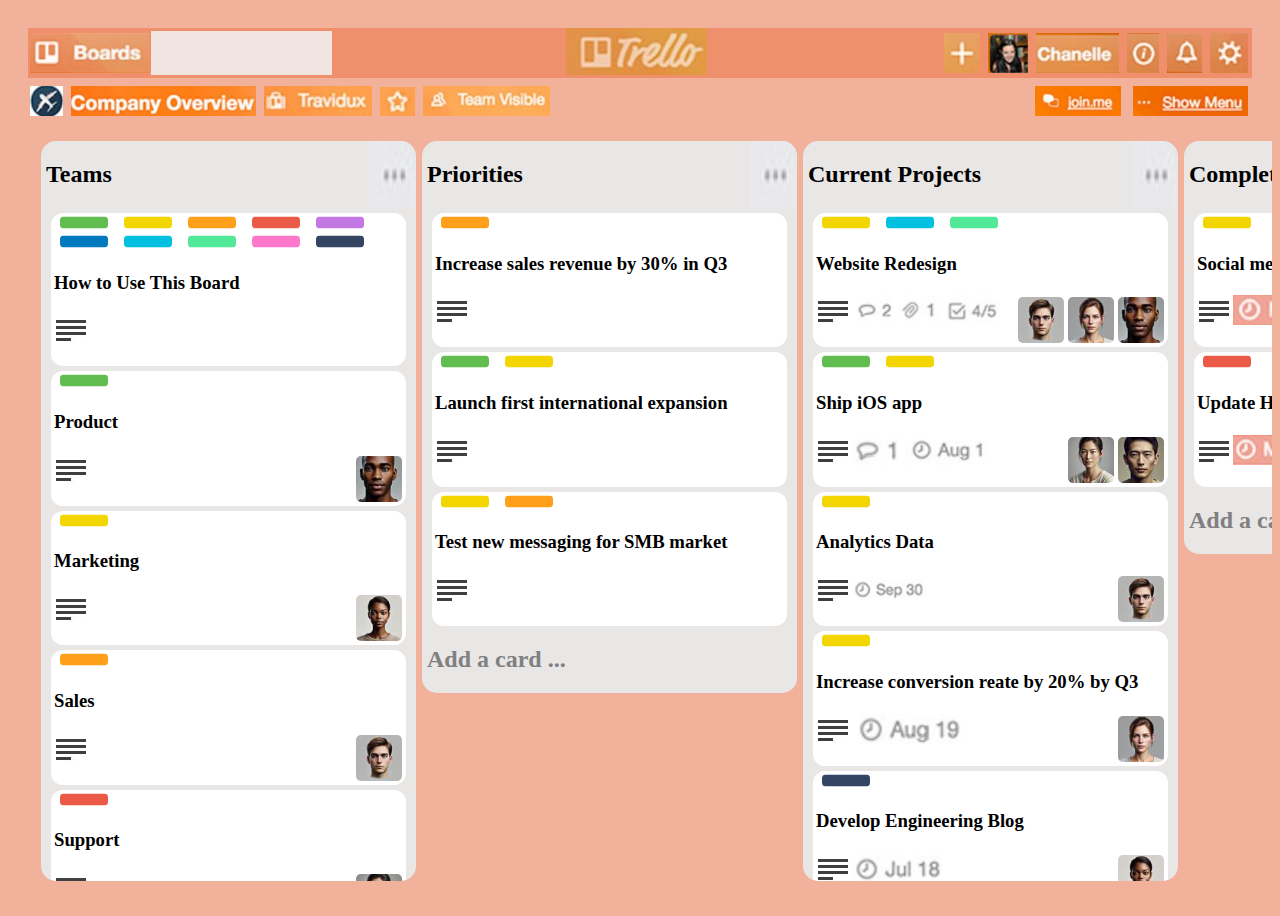
<file: index.html>
<!DOCTYPE html>

<head lang="en">
    <meta charset="UTF-8" />
    <meta name="viewport" content="width=device-width, initial-scale=1.0" />
    <title>My Project Trello Clone HTML/CSS</title>
    <link rel="stylesheet" type="text/css" href="styles.css">
</head>

  <body>
    <div class="wrapper">
    <header>
      <nav>
        <div class="navbar1">
            
                <span class="navbar1Left">
                      <img src="./images/new_boards.jpg" alt="Boards PNG immage">
                      <input type="search" id="site-search" name="q" class="navbar1LeftSearch"/>

                </span>
            
            
                <span>
                      <img src="./images/New_logo.jpg" alt="Trello Logo Jpeg">
                </span>   

                <span class="navbar1Right">

                      <img src="./images/new_plus.jpg" alt="White Plus Icon">
                      <img src="./images/new_person.jpg" alt="Person 2 JPG">
                      <img src="./images/new_name.jpg" alt="White Plus Icon">
                      <img src="./images/new_information_icon.jpg" alt="Person 2 JPG">
                      <img src="./images/new_bell.jpg" alt="White Plus Icon">
                      <img src="./images/new_gear.jpg" alt="Person 2 JPG">
                </span>    
         </div>

      </nav>

      <nav>      
              <div class="navbar2">
                  <div class="navbar2Left">
                      <img src="./images/new_logo_2bar.jpg" alt="Logo Icon">
                      <img src="./images/new_company_logo_bar2.jpg" alt="Company logo icon">
                      <img src="./images/New_Traveidux_bar2.jpg" alt="Travel ">
                      <img src="./images/new_star_bar2.jpg" alt="Star Icon">
                      <img src="./images/new_teamvisible_bar2.jpg" alt="Team Members Icon">

                  </div>       
            
                  <div class="navbar2Right">                   
                    <img src="./images/new_joinme_bar2.jpg" alt="Join Me Icon">
                    <img src="./images/new_showmenu_bar2.jpg" alt="Team Members Icon">
                  </div>
                </div>
      </nav>


    </header>


    <main>
      <!--First Section Starts-->
      <section>
        <div class="section-content">

        <div class="cardSectionHeader">          
          <h2>Teams</h2>
          <img src="./images/three_dot_icon.jpg" alt="Three Dot Icon">
        </div>

<!--CARD 1 Start-->
        <div class="card">

          <div class="Top">
            <img src="./images/Green_Tag.jpg" alt="Green Tag">
            <img src="./images/Yellow_Tag.jpg" alt="Yellow Tag">
            <img src="./images/Orange_Tag.jpg" alt="Orange Tag">  
            <img src="./images/Red_Tag.jpg" alt="Red Tag"> 
            <img src="./images/Purple_Tag.jpg" alt="Purple Tag">  
            <img src="./images/Blue_Tag.jpg" alt="Blue Tag">
            <img src="./images/Light_Blue_Tag.jpg" alt="Light Blue Tag">
            <img src="./images/Light_Green_Tag.jpg" alt="Light Green Tag">
            <img src="./images/Pink_Tag.jpg" alt="Pink Tag">
            <img src="./images/Dark_Blue_Tag.jpg" alt="Dark Blue Tag">  
         
          </div>

          <div class="cardMiddle">
            <h3>How to Use This Board</h3>
          </div>

          <div class='cardBottom'>

            <div class="cardBottomLeft">
            <img src="./images/4_lines_icon.jpg" alt="4 line menu bar">  
            </div>  

            <div class="cardBottomRight">
             
            </div>  


          </div>

        </div>
<!--CARD 1 END-->

<!---CARD 2 START-->
        <div class="card">

          <div class="Top">
            <img src="./images/Green_Tag.jpg" alt="Green Tag">
            
          </div>

          <div class="cardMiddle">
            <h3>Product</h3>
          </div>

          <div class='cardBottom'>

            <div class="cardBottomLeft">
            <img src="./images/4_lines_icon.jpg" alt="4 line menu bar">  
            </div>

            <div class="cardBottomRight">
            <img src="./images/Person_5.jpg" alt="Picture of Person 1"> 
            </div> 

          </div>

        </div>
<!--CARD 2 END-->

<!--CARD 3 START-->
        <div class="card">

          <div class="Top">
            <img src="./images/Yellow_Tag.jpg" alt="Green Tag">
            
          </div>

          <div class="cardMiddle">
            <h3>Marketing</h3>
          </div>

          <div class="cardBottom">

            <div class="cardBottomLeft">
              <img src="./images/4_lines_icon.jpg" alt="4 line menu bar">  
              </div>
  
              <div class="cardBottomRight">
              <img src="./images/Person_3.jpg" alt="Picture of Person 1"> 
              </div> 

          </div>

        </div>

<!--CARD 3 END-->

<!--CARD 4 START-->
<div class="card">

  <div class="Top">
    <img src="./images/Orange_Tag.jpg" alt="Green Tag">
    
  </div>

  <div class="cardMiddle"">
    <h3>Sales</h3>
  </div>

  <div class="cardBottom">

    <div class="cardBottomLeft">
      <img src="./images/4_lines_icon.jpg" alt="4 line menu bar">  
      </div>

      <div class="cardBottomRight">
      <img src="./images/Person_1.jpg" alt="Picture of Person 1"> 
      </div> 

  </div>

</div>

<!--CARD 4 END -->

<!--CARD 5 START-->
<div class="card">

  <div class="Top">
    <img src="./images/Red_Tag.jpg" alt="Green Tag">
    
  </div>

  <div class="cardMiddle"">
    <h3>Support</h3>
  </div>

  <div class="cardBottom">

    <div class="cardBottomLeft">
      <img src="./images/4_lines_icon.jpg" alt="4 line menu bar">  
      </div>

      <div class="cardBottomRight">
      <img src="./images/Person_6.jpg" alt="Picture of Person 1"> 
      </div> 
  </div>

</div>

<!--CARD 5 END -->

<!--CARD 6 START-->
<div class="card">

  <div class="Top">
    <img src="./images/Purple_Tag.jpg" alt="Green Tag">
    
  </div>

  <div class="cardMiddle"">
    <h3>People</h3>
  </div>

  <div class="cardBottom">

    <div class="cardBottomLeft">
      <img src="./images/4_lines_icon.jpg" alt="4 line menu bar">  
      </div>

      <div class="cardBottomRight">
      <img src="./images/Person_4.jpg" alt="Picture of Person 1"> 
    </div> 

  </div>

</div>

<!--CARD 6 END -->

<!--CARD 7 START-->
<div class="card">

  <div class="Top">
    <img src="./images/Blue_Tag.jpg" alt="Green Tag">
    
  </div>

  <div class="cardMiddle"">
    <h3>IT</h3>
  </div>

  <div class="cardBottom">

    <div class="cardBottomLeft">
      <img src="./images/4_lines_icon.jpg" alt="4 line menu bar">  
      </div>

      <div class="cardBottomRight">
      <img src="./images/Person_2.jpg" alt="Picture of Person 1"> 
      </div> 
  </div>

</div>

<!--CARD 7 END -->
    <h2 class="addCard">Add a card ...</h2>
        </div>
      </section>

      <!--Section 2 Starts-->
      <section>

        <div class="cardSectionHeader">          
          <h2>Priorities</h2>
          <img src="./images/three_dot_icon.jpg" alt="Three Dot Icon">
        </div>
      
<!--CARD 1 Start-->
<div class="card">

  <div class="Top">

    <img src="./images/Orange_Tag.jpg" alt="Orange Tag">  
 
 
  </div>

  <div class="cardMiddle">
    <h3>Increase sales revenue by 30% in Q3</h3>
  </div>

  <div class="cardBottom">

    <div class="cardBottomLeft">
      <img src="./images/4_lines_icon.jpg" alt="4 line menu bar">  
    </div>

    <div class="cardBottomRight">
 
    </div>


  </div>

</div>
<!--CARD 1 END-->

<!---CARD 2 START-->
<div class="card">

  <div class="Top">
    <img src="./images/Green_Tag.jpg" alt="Green Tag">
    <img src="./images/Yellow_Tag.jpg" alt="Yellow Tag">
    
  </div>

  <div class="cardMiddle">
    <h3>Launch first international expansion</h3>
  </div>

  <div class='cardBottom'>

    <div class="cardBottomLeft">
      <img src="./images/4_lines_icon.jpg" alt="4 line menu bar">  
    </div>

    <div class="cardBottomRight">
 
    </div>



  </div>

</div>
<!--CARD 2 END-->

<!--CARD 3 START-->
<div class="card">

  <div class="Top">
    <img src="./images/Yellow_Tag.jpg" alt="Green Tag">
    <img src="./images/Orange_Tag.jpg" alt="Orange Tag">  
    
  </div>

  <div class="cardMiddle">
    <h3>Test new messaging for SMB market</h3>
  </div>

  <div class="cardBottom"">

    <div class="cardBottomLeft">
    <img src="./images/4_lines_icon.jpg" alt="4 line menu bar">  
    </div>

    <div class="cardBottomRight">

    </div>  

  </div>

</div>

<!--CARD 3 END-->
    <h2 class="addCard">Add a card ...</h2>

      </section>

      <!--Section 3 starts-->
      <section>

        <div class="cardSectionHeader">          
          <h2>Current Projects</h2>
          <img src="./images/three_dot_icon.jpg" alt="Three Dot Icon">
        </div>
      
<!--CARD 1 Start-->
        <div class="card">

          <div class="Top">
            <img src="./images/Yellow_Tag.jpg" alt="Yellow Tag">
            <img src="./images/Light_Blue_Tag.jpg" alt="Light Blue Tag">
            <img src="./images/Light_Green_Tag.jpg" alt="Light Green Tag">

         
          </div>

          <div class="cardMiddle">
            <h3>Website Redesign</h3>
          </div>

          <div class='cardBottom'>

            <div class="cardBottomLeft">
                <img src="./images/4_lines_icon.jpg" alt="4 line menu bar"> 
                <img src="./images/two_msg_icon.jpg" alt="Message Icon">  
                <img src="./images/attaachment_icon.png" alt="Status Icon">  
                <img src="./images/status_icon.jpg" alt="Status Icon">     
            </div>

            <div class="cardBottomRight">             
                <img src="./images/Person_1.jpg" alt="Picture of Person 1">   
                <img src="./images/Person_2.jpg" alt="Picture of Person 2">  
                <img src="./images/Person_5.jpg" alt="Picture of Person 1">   
            </div>

          </div>

       </div>
<!--CARD 1 END-->

<!---CARD 2 START-->
        <div class="card">

          <div class="Top">
            <img src="./images/Green_Tag.jpg" alt="Green Tag">
            <img src="./images/Yellow_Tag.jpg" alt="Yellow Tag">
            
          </div>

          <div class="cardMiddle">
            <h3>Ship iOS app</h3>
          </div>

          <div class='cardBottom'>

            <div class="cardBottomLeft">
            <img src="./images/4_lines_icon.jpg" alt="4 line menu bar">
            <img src="./images/message_2.jpg" alt="Message Icon"> 
            <img src="./images/duedate_2.jpg" alt="Picture of Person 2">  
            </div>

            <div class="cardBottomRight">
            <img src="./images/Person_6.jpg" alt="Picture of Person 1"> 
            <img src="./images/Person_4.jpg" alt="Picture of Person 2">  
            </div> 

          </div>

        </div>
<!--CARD 2 END-->

<!--CARD 3 START-->
        <div class="card">

          <div class="Top">
            <img src="./images/Yellow_Tag.jpg" alt="Green Tag">
            
          </div>

          <div class="cardMiddle">
            <h3>Analytics Data</h3>
          </div>

          <div class="cardBottom"">

            <div class="cardBottomLeft">
            <img src="./images/4_lines_icon.jpg" alt="4 line menu bar"> 
            <img src="./images/duedate_3.jpg" alt="Due Date icon">  
            </div>

            <div class="cardBottomRight">
            <img src="./images/Person_1.jpg" alt="Picture of Person 1">  
            </div>

          </div>

        </div>

<!--CARD 2 END-->

<!--CARD 3 START-->
<div class="card">

  <div class="Top">
    <img src="./images/Yellow_Tag.jpg" alt="Green Tag">
    
  </div>

  <div class="cardMiddle"">
    <h3>Increase conversion reate by 20% by Q3</h3>
  </div>

  <div class="cardBottom">

    <div class="cardBottomLeft">
    <img src="./images/4_lines_icon.jpg" alt="4 line menu bar">  
    <img src="./images/duedate_4.jpg" alt="4 line menu bar"> 
    </div>

    <div class="cardBottomRight">
    <img src="./images/Person_2.jpg" alt="Picture of Person 1"> 
    </div> 

  </div>

</div>

<!--CARD 4 END -->

<!--CARD 5 START-->
<div class="card">

  <div class="Top">
    <img src="./images/Dark_Blue_Tag.jpg" alt="Dark Blue Tag Tag">
    
  </div>

  <div class="cardMiddle"">
    <h3>Develop Engineering Blog</h3>
  </div>

  <div class="cardBottom">

    <div class="cardBottomLeft">
    <img src="./images/4_lines_icon.jpg" alt="4 line menu bar"> 
    <img src="./images/duedate_5.jpg" alt="4 line menu bar">  
    </div>

    <div class="cardBottomRight">
    <img src="./images/Person_3.jpg" alt="Picture of Person 1">  
    </div>

  </div>

</div>

<!--CARD 5 END -->

<!--CARD 6 START-->
<div class="card">

  <div class="Top">
    <img src="./images/Light_Green_Tag.jpg" alt="Light Green Tag">
    <img src="./images/Yellow_Tag.jpg" alt="Yellow Tag">   
    
  </div>

  <div class="cardMiddle"">
    <h3>Brand Guidelines</h3>
  </div>

  <div class="cardBottom">

    <div class="cardBottomLeft">
    <img src="./images/4_lines_icon.jpg" alt="4 line menu bar">  
    <img src="./images/duedate_3.jpg" alt="4 line menu bar"> 
    </div>

    <div class="cardBottomRight">
    <img src="./images/Person_4.jpg" alt="Picture of Person 1">  
    </div>

  </div>

</div>

<!--CARD 6 END -->
    <h2 class="addCard">Add a card ...</h2>

      </section>
      
<!--Section 4 Starts-->

      <section>
        <div class="cardSectionHeader">          
          <h2>Completed Projects</h2>
          <img src="./images/three_dot_icon.jpg" alt="Three Dot Icon">
        </div>

<!---CARD 1 START-->
<div class="card">

  <div class="Top">
    <img src="./images/Yellow_Tag.jpg" alt="Yellow Tag">
    
  </div>

  <div class="cardMiddle">
    <h3>Social media Campaign</h3>

  </div>

  <div class='cardBottom'>

    <div class="cardBottomLeft">
    <img src="./images/4_lines_icon.jpg" alt="4 line menu bar"> 
    <img src="./images/Mar_31.jpg" alt="Completed Date of Project Icon"> 
    </div>

    <div class="cardBottomRight">
    <img src="./images/Person_5.jpg" alt="Picture of Person 1"> 
    </div>
  

  </div>

</div>
<!--CARD 1 END-->

<!--CARD 2 START-->
<div class="card">

  <div class="Top">
    <img src="./images/Red_Tag.jpg" alt="Green Tag">
    
  </div>

  <div class="cardMiddle">
    <h3>Update Help Documents</h3>
  </div>

  <div class="cardBottom"">

    <div class="cardBottomLeft">
      <img src="./images/4_lines_icon.jpg" alt="4 line menu bar">  
      <img src="./images/May_17.jpg" alt="Completed Date of Project Icon">
    </div>

    <div class="cardBottomRight">

    <img src="./images/Person_6.jpg" alt="Picture of Person 1">  
    </div>

  </div>

</div>

<!--CARD 2 END-->

    <h2 class="addCard">Add a card ...</h2>
      </section>


    </main>




    <!--BODY SECTION has a background color applied-->

    <!--HEADER SECTION-->
    <!--contains two nav bars-->

    <!--fIRST NAV BAR, looks to be simple inline with padding, needs to have the opaqness -->
    <!--any children need a different opuaqness -->
    <!--contains three sections-->
    <!--left contains controls-->
    <!--center contains Logo-->
    <!--right contains options-->

    <!--left section has two elements/components -->
    <!--center section has one element the Logo-->
    <!--right section has has 5 components-->

    <!--sECOND NAV BAR, looks simple with inline and padding, should be transparent background-->
    <!--contains two sections-->
    <!--left section has a logo and title of the customer and 3 controls-->
    <!--right section has two controls-->
    <!--it is left and right justified-->

    <!--MAIN SECTION-->

    <!--contains sections which contain groupings of cards in columns. The columns can overflow-->
    <!--The main section is scrollable horizontally-->
    <!--flex is probably the best use for the sections layout-->
    <!--Sections are width-->

    <!--sECTIONS-->
    <!--contain a title, and then multiple cards under neith.-->
    <!--The columns are scrollable vertically if overflowing-->
    <!--Background color is set to grey-->

    <!--caRDS-->
    <!-- have a fixed size, background color-->
    <!--each card has three sections-->

    <!--First card Section-->
    <!--has color icons of fixed size, variable number, should be a flex container-->

    <!--Second Card section -->
    <!--has a title that is left justified spanning the entire card-->

    <!--Third Card Section -->
    <!--has two sections-->
    <!--first section shows the status with three possible elements-, left justified-->
    <!--second section has team member pictures right justified-->
    </div>
  </body>
</html>
</file>
<file: styles.css>
body {
  background-color: rgb(241, 177, 154);
}

.wrapper {
  height: 100vh; /* 100% of the viewport height */
  overflow-y: hidden; /*Allow vertical scrolling within the div if content overflows */
  box-sizing: border-box; /* Ensures padding and border are included in the element's width and height */
  padding: 20px; /* Example padding; adjust as needed */
}

.navbar1 {
  display: flex;
  height: 50px;
  background-color: rgb(239, 143, 108);
  justify-content: space-between;
  flex-wrap: nowrap;
  align-items: center;
}
.navbar1Left {
  display: flex;
  justify-content: space-between;
}
.navbar1Left img {
  max-height: 40px;
  padding: 2px;
  border-radius: 5;
}
.navbar1LeftSearch {
  background-color: #f0f0f0e2;
  border: none;
}
.navbar1Right {
  display: flex;
  justify-content: space-between;
}
.navbar1Right img {
  max-height: 40px;
  padding: 2px 4px;
  border-radius: 5;
}
.navbar1 ul {
  list-style: none;
  margin: 0;
  padding: 0;
  display: inline-flex;
}

.navbar2 {
  display: flex;
  height: 50px;
  justify-content: space-between;
  flex-wrap: nowrap;
  align-items: center;
}
.navbar2Left img {
  max-height: 30px;
  padding: 2px;
  border-radius: 5;
}

.navbar2Right img {
  max-height: 30px;
  padding: 2px 4px;
  border-radius: 5;
}

main {
  display: flex;
  flex-direction: row;
  flex-wrap: row;
  align-items: flex-start;
  height: calc(100vh - 100px);
  /* flex-wrap: nowrap;*/
  justify-content: flex-start;
  padding: 10px;
}
section {
  padding-left: 5px;
  margin: 3px;
  min-width: 370px;
  background-color: rgb(233, 230, 230);
  border-radius: 15px;
  flex-grow: 1;
  max-height: calc(100vh - 160px);
  height: auto;
  overflow-y: auto;
  overflow-x: hidden;
}

.cardSectionHeader {
  display: flex;
  justify-content: space-between;
}

h2 {
  text-align: left;
}

.card {
  background-color: white;
  height: auto;
  width: 95%;
  padding-left: 3px;
  margin: 5px;
  border-radius: 12px;
  flex-shrink: 2;
}

.Top {
  padding-top: 2px;
}
.Top img {
  border-radius: 5px;
  transform: scale(0.8);
}

.cardBottom {
  display: flex;
}

.cardBottomLeft {
  display: flex;
  flex-wrap: nowrap;
  height: 40px;
}

.cardBottomLeft img {
  max-height: 30px;
  padding: 2px;
}

.cardBottomRight {
  display: flex;
  margin-left: auto;
  padding: 2px;
  height: 50px;
}
.cardBottomRight img {
  border-radius: 7px;
  padding: 2px;
}

.addCard {
  color: grey;
}
</file>
